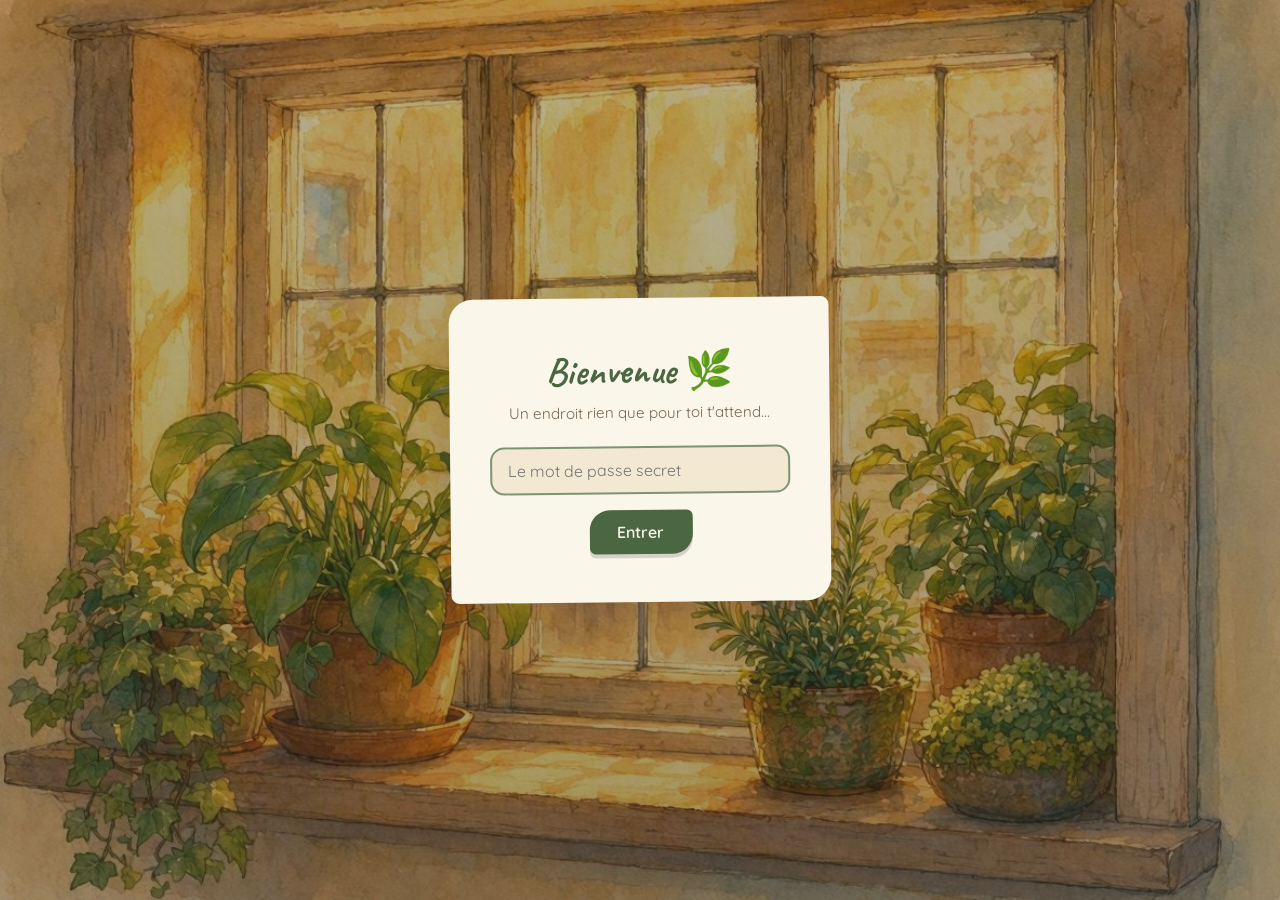
<file: index.html>
<!DOCTYPE html>
<html lang="fr">
<head>
<meta charset="UTF-8">
<meta name="viewport" content="width=device-width, initial-scale=1.0">
<title>Un petit coin rien qu'à toi</title>
<link rel="icon" href="images/favicon.png" type="image/png">
<link rel="stylesheet" href="style.css">
</head>
<body class="ecran-mdp">

  <div class="carte-mdp">
    <h1>Bienvenue 🌿</h1>
    <p class="soustitre">Un endroit rien que pour toi t'attend...</p>

    <input
      type="password"
      id="champ-mdp"
      placeholder="Le mot de passe secret"
      autocomplete="off"
    >
    <br>
    <button class="bouton" onclick="verifierMotDePasse()">Entrer</button>

    <p id="message-erreur" class="cachee">Ce n'est pas tout à fait ça... réessaie 🌧️</p>
  </div>

<script>
  // Le mot de passe attendu. Change-le ici si un jour tu veux le modifier.
  const MOT_DE_PASSE_ATTENDU = "Maxou";

  function verifierMotDePasse() {
    const saisie = document.getElementById('champ-mdp').value;
    const messageErreur = document.getElementById('message-erreur');

    if (saisie === MOT_DE_PASSE_ATTENDU) {
      // Mot de passe correct : on regarde si c'est déjà venue ou non
      const dejaVuIntro = localStorage.getItem('introVideoVue');

      if (dejaVuIntro === 'true') {
        // Déjà venue -> on saute directement au QG
        window.location.href = 'qg.html';
      } else {
        // Première visite -> on passe par la vidéo d'abord
        window.location.href = 'video.html';
      }
    } else {
      messageErreur.classList.remove('cachee');
    }
  }

  // Permet de valider avec la touche Entrée, pas seulement le bouton
  document.getElementById('champ-mdp').addEventListener('keyup', function(evenement) {
    if (evenement.key === 'Enter') {
      verifierMotDePasse();
    }
  });
</script>

</body>
</html>
</file>
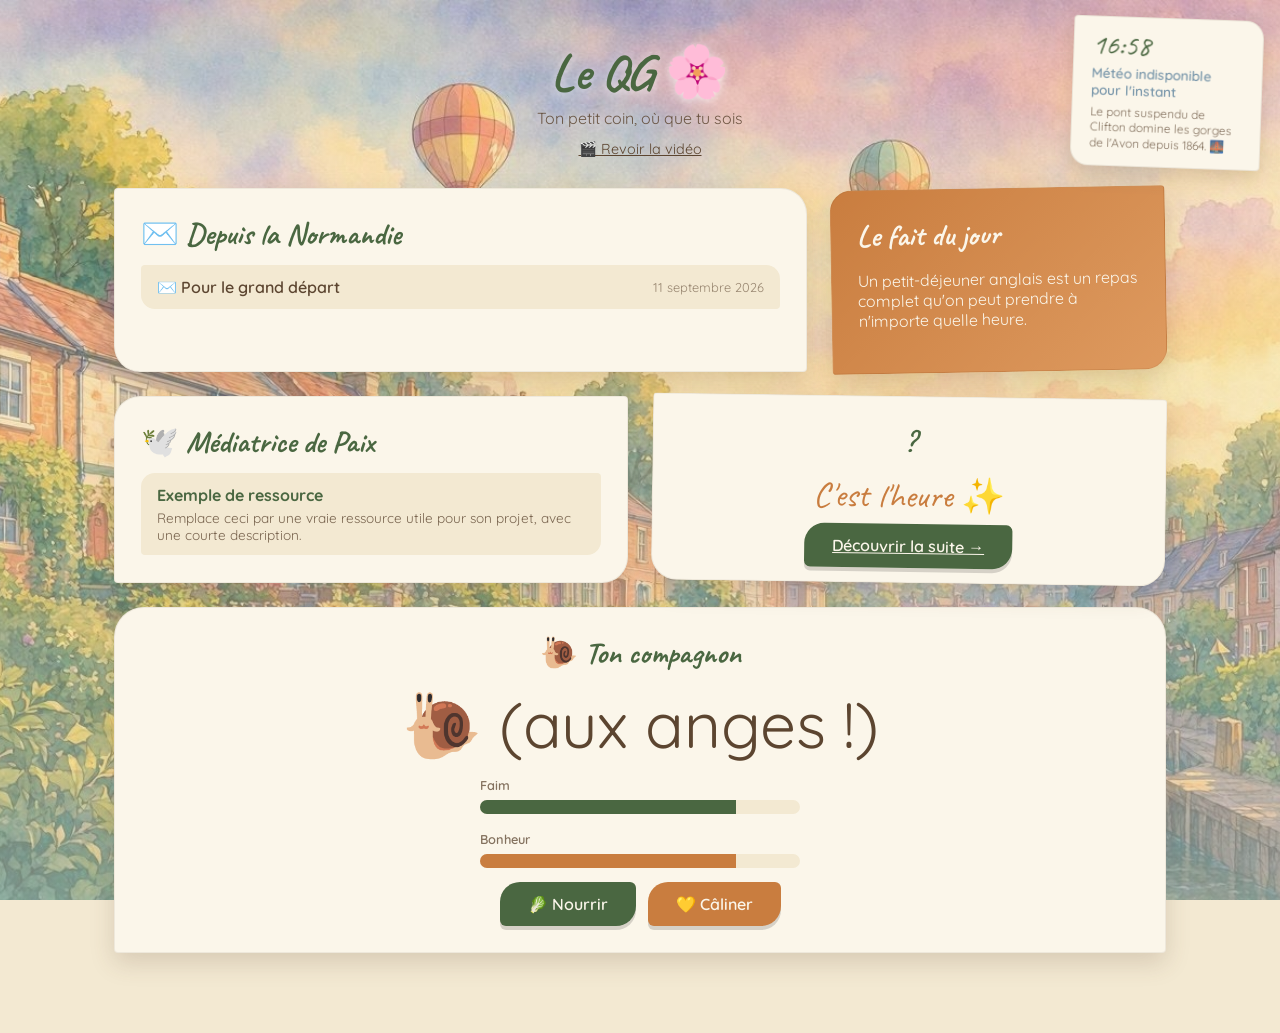
<file: qg.html>
<!DOCTYPE html>
<html lang="fr">
<head>
<meta charset="UTF-8">
<meta name="viewport" content="width=device-width, initial-scale=1.0">
<title>Le QG</title>
<link rel="icon" href="images/favicon.png" type="image/png">
<link rel="stylesheet" href="style.css">
</head>
<body class="qg-body">

  <!-- ===== Dashboard chill, épinglé dans le coin ===== -->
  <div class="dashboard-coin">
    <div class="horloge" id="horloge">--:--</div>
    <div class="meteo" id="meteo-affichage">Météo de Bristol...</div>
    <div class="fait-bristol" id="fait-bristol"></div>
  </div>

  <!-- ===== En-tête ===== -->
  <header class="qg-header">
    <h1>Le QG 🌸</h1>
    <p>Ton petit coin, où que tu sois</p>
    <a class="lien-revoir-video" href="video.html">🎬 Revoir la vidéo</a>
  </header>

  <!-- ===== Grille des sections ===== -->
  <main class="qg-grille">

    <!-- Boîte aux lettres -->
    <section class="carte carte-lettres">
      <h2>✉️ Depuis la Normandie</h2>
      <div class="liste-lettres" id="liste-lettres"></div>
    </section>

    <!-- Blague du jour -->
    <section class="carte carte-blague">
      <h2>Le fait du jour</h2>
      <p id="blague-du-jour">Chargement...</p>
    </section>

    <!-- Médiatrice de Paix -->
    <section class="carte carte-mediatrice">
      <h2>🕊️ Médiatrice de Paix</h2>
      <div class="liste-ressources" id="liste-ressources"></div>
    </section>

    <!-- Compte à rebours mystère -->
    <section class="carte carte-countdown">
      <h2>?</h2>
      <div id="countdown-affichage">--</div>
      <a href="#" id="lien-avent" class="bouton lien-avent verrouille">🔒 Encore un peu de patience</a>
    </section>

    <!-- Escargot Tamagotchi -->
    <section class="carte carte-escargot">
      <h2>🐌 Ton compagnon</h2>
      <div class="escargot-visuel" id="escargot-visage">🐌</div>
      <div class="stats-escargot">
        <label>Faim</label>
        <div class="barre-fond"><div class="barre-remplissage" id="barre-faim" style="width:80%"></div></div>
        <label>Bonheur</label>
        <div class="barre-fond"><div class="barre-remplissage bonheur" id="barre-bonheur" style="width:80%"></div></div>
      </div>
      <div class="boutons-escargot">
        <button class="bouton" onclick="nourrirEscargot()">🥬 Nourrir</button>
        <button class="bouton secondaire" onclick="caresserEscargot()">💛 Câliner</button>
      </div>
    </section>

  </main>

  <!-- ===== Modal pour lire une lettre ===== -->
  <div class="modal-fond" id="modal-lettre">
    <div class="modal-lettre-papier">
      <h3 id="modal-lettre-titre"></h3>
      <div class="modal-date" id="modal-lettre-date"></div>
      <div class="modal-contenu" id="modal-lettre-contenu"></div>
      <button class="bouton modal-fermer" onclick="fermerLettre()">Fermer</button>
    </div>
  </div>

  <script src="qg.js"></script>
</body>
</html>
</file>
<file: style.css>
/* =====================================================
   STYLE.CSS — utilisé par index.html, video.html et qg.html
   Palette "Ghibli chaleureux" :
   - créme-papier   : fond principal, papier ancien
   - vert-mousse    : accent principal (nature, calme)
   - brun-terre     : texte, contours
   - ocre-chaud     : accent secondaire (soleil, chaleur)
   - bleu-brume     : accent tertiaire (météo, ciel)
   ===================================================== */

@import url('https://fonts.googleapis.com/css2?family=Caveat:wght@600;700&family=Quicksand:wght@400;500;600;700&display=swap');

:root {
  --creme-papier: #F3E9D2;
  --creme-clair: #FBF6EA;
  --vert-mousse: #4A6741;
  --vert-clair: #7C9473;
  --brun-terre: #5C4530;
  --ocre-chaud: #C97D3F;
  --bleu-brume: #7C99AC;
  --ombre-douce: rgba(92, 69, 48, 0.18);
  --font-titre: 'Caveat', cursive;
  --font-texte: 'Quicksand', sans-serif;
}

* {
  box-sizing: border-box;
}

body {
  margin: 0;
  font-family: var(--font-texte);
  color: var(--brun-terre);
  background-color: var(--creme-papier);
  min-height: 100vh;
}

a {
  color: var(--vert-mousse);
}

/* Bouton générique réutilisé partout : forme organique, pas de gris SaaS */
.bouton {
  font-family: var(--font-texte);
  font-weight: 600;
  font-size: 1rem;
  padding: 12px 28px;
  border: none;
  border-radius: 20px 6px 20px 6px; /* forme légèrement irrégulière, pas un rectangle SaaS parfait */
  background: var(--vert-mousse);
  color: var(--creme-clair);
  cursor: pointer;
  box-shadow: 0 4px 0 rgba(0,0,0,0.15);
  transition: transform 0.15s ease;
}
.bouton:hover {
  transform: translateY(-2px);
}
.bouton:active {
  transform: translateY(1px);
  box-shadow: 0 2px 0 rgba(0,0,0,0.15);
}
.bouton.secondaire {
  background: var(--ocre-chaud);
}
.bouton:disabled {
  background: #B8AE9C;
  cursor: not-allowed;
  box-shadow: none;
}

.cachee {
  display: none !important;
}

/* ============ PAGE : index.html (mot de passe) ============ */

.ecran-mdp {
  min-height: 100vh;
  display: flex;
  align-items: center;
  justify-content: center;
  background-image: linear-gradient(rgba(60, 45, 30, 0.35), rgba(60, 45, 30, 0.45)), url('images/bg-password.jpg');
  background-size: cover;
  background-position: center;
  padding: 20px;
}

.carte-mdp {
  background: var(--creme-clair);
  padding: 48px 40px;
  border-radius: 24px 8px 24px 8px;
  text-align: center;
  max-width: 380px;
  width: 100%;
  box-shadow: 0 12px 30px var(--ombre-douce);
  transform: rotate(-0.6deg);
}

.carte-mdp h1 {
  font-family: var(--font-titre);
  font-size: 2.4rem;
  color: var(--vert-mousse);
  margin: 0 0 8px;
}

.carte-mdp p.soustitre {
  margin: 0 0 24px;
  font-size: 0.95rem;
  color: var(--brun-terre);
  opacity: 0.8;
}

.carte-mdp input {
  width: 100%;
  padding: 12px 16px;
  border-radius: 14px;
  border: 2px solid var(--vert-clair);
  font-family: var(--font-texte);
  font-size: 1rem;
  margin-bottom: 16px;
  background: var(--creme-papier);
  color: var(--brun-terre);
}

.carte-mdp input:focus {
  outline: 3px solid var(--ocre-chaud);
  outline-offset: 1px;
}

#message-erreur {
  color: #A23E2E;
  font-size: 0.9rem;
  margin-top: 14px;
}

/* ============ PAGE : video.html ============ */

.ecran-video {
  min-height: 100vh;
  background: #2B2018;
  display: flex;
  flex-direction: column;
  align-items: center;
  justify-content: center;
  padding: 20px;
  text-align: center;
}

.ecran-video video {
  max-width: 92%;
  max-height: 75vh;
  border-radius: 16px;
  box-shadow: 0 0 50px rgba(0,0,0,0.6);
}

.ecran-video p {
  color: var(--creme-clair);
  font-family: var(--font-titre);
  font-size: 1.6rem;
  margin-top: 20px;
}

#bouton-continuer {
  margin-top: 20px;
}

/* ============ PAGE : qg.html ============ */

.qg-body {
  background-image: linear-gradient(rgba(243,233,210,0.2), rgba(243,233,210,0.5)), url('images/bg-qg.jpg');
  background-size: cover;
  background-attachment: fixed;
  background-position: center;
}

.qg-header {
  text-align: center;
  padding: 40px 20px 10px;
}

.qg-header h1 {
  font-family: var(--font-titre);
  font-size: 3.2rem;
  color: var(--vert-mousse);
  margin: 0;
  text-shadow: 0 2px 10px rgba(255,255,255,0.7);
}

.qg-header p {
  margin: 4px 0 0;
  opacity: 0.85;
  text-shadow: 0 1px 6px rgba(255,255,255,0.6);
}

.lien-revoir-video {
  display: inline-block;
  margin-top: 12px;
  font-size: 0.9rem;
  color: var(--brun-terre);
  text-decoration: underline;
  cursor: pointer;
}

/* Dashboard : petit panneau "épinglé" dans le coin, pas une carte SaaS classique */
.dashboard-coin {
  position: fixed;
  top: 18px;
  right: 18px;
  background: var(--creme-clair);
  border-radius: 4px 18px 4px 18px;
  padding: 14px 18px;
  box-shadow: 0 8px 20px var(--ombre-douce);
  transform: rotate(2deg);
  z-index: 50;
  max-width: 190px;
  font-size: 0.85rem;
  border: 1px solid rgba(92,69,48,0.1);
}

.dashboard-coin .horloge {
  font-family: var(--font-titre);
  font-size: 1.8rem;
  color: var(--vert-mousse);
  line-height: 1;
  margin-bottom: 4px;
}

.dashboard-coin .meteo {
  color: var(--bleu-brume);
  font-weight: 600;
  margin: 4px 0;
}

.dashboard-coin .fait-bristol {
  font-size: 0.75rem;
  opacity: 0.75;
  margin-top: 6px;
  line-height: 1.3;
}

@media (max-width: 640px) {
  .dashboard-coin {
    position: static;
    margin: 16px auto;
    transform: none;
    max-width: 320px;
    text-align: center;
  }
}

/* Grille principale du QG : tailles volontairement inégales, pas uniformes */
.qg-grille {
  display: grid;
  grid-template-columns: repeat(6, 1fr);
  gap: 24px;
  max-width: 1100px;
  margin: 20px auto 80px;
  padding: 0 24px;
}

.carte {
  background: var(--creme-clair);
  padding: 26px;
  box-shadow: 0 10px 24px var(--ombre-douce);
  border: 1px solid rgba(92,69,48,0.08);
}

.carte h2 {
  font-family: var(--font-titre);
  font-size: 1.9rem;
  margin: 0 0 12px;
  color: var(--vert-mousse);
}

/* Chaque section a sa propre forme / position, comme des objets posés sur un bureau */

.carte-lettres {
  grid-column: span 4;
  border-radius: 4px 26px 4px 26px;
}

.carte-blague {
  grid-column: span 2;
  border-radius: 22px 4px 22px 4px;
  background: linear-gradient(135deg, var(--ocre-chaud), #DE9A5F);
  color: var(--creme-clair);
  transform: rotate(-1deg);
}
.carte-blague h2 { color: var(--creme-clair); }

.carte-mediatrice {
  grid-column: span 3;
  border-radius: 26px 4px 26px 4px;
}

.carte-countdown {
  grid-column: span 3;
  border-radius: 4px 4px 26px 26px;
  text-align: center;
  transform: rotate(0.8deg);
}

.carte-escargot {
  grid-column: span 6;
  border-radius: 30px 30px 4px 4px;
  text-align: center;
}

@media (max-width: 800px) {
  .qg-grille {
    grid-template-columns: 1fr;
  }
  .carte-lettres, .carte-blague, .carte-mediatrice, .carte-countdown, .carte-escargot {
    grid-column: span 1;
    transform: none;
  }
}

/* --- Boîte aux lettres --- */
.liste-lettres {
  display: flex;
  flex-direction: column;
  gap: 8px;
}

.lettre-item {
  display: flex;
  justify-content: space-between;
  align-items: center;
  background: var(--creme-papier);
  padding: 12px 16px;
  border-radius: 4px 14px 4px 14px;
  cursor: pointer;
  transition: background 0.15s ease;
}
.lettre-item:hover {
  background: #ECE0C4;
}
.lettre-titre {
  font-weight: 600;
}
.lettre-date {
  font-size: 0.8rem;
  opacity: 0.6;
}

.modal-fond {
  display: none;
  position: fixed;
  inset: 0;
  background: rgba(43,32,24,0.55);
  align-items: center;
  justify-content: center;
  z-index: 100;
  padding: 20px;
}
.modal-fond.visible {
  display: flex;
}
.modal-lettre-papier {
  background: var(--creme-clair);
  background-image: repeating-linear-gradient(rgba(92,69,48,0.04) 0 1px, transparent 1px 32px);
  max-width: 480px;
  width: 100%;
  padding: 36px;
  border-radius: 4px 24px 4px 24px;
  box-shadow: 0 20px 60px rgba(0,0,0,0.4);
  max-height: 80vh;
  overflow-y: auto;
}
.modal-lettre-papier h3 {
  font-family: var(--font-titre);
  font-size: 2rem;
  margin: 0 0 4px;
  color: var(--vert-mousse);
}
.modal-lettre-papier .modal-date {
  font-size: 0.8rem;
  opacity: 0.6;
  margin-bottom: 18px;
}
.modal-lettre-papier .modal-contenu {
  white-space: pre-wrap;
  line-height: 1.6;
}
.modal-fermer {
  margin-top: 24px;
}

/* --- Médiatrice de Paix --- */
.liste-ressources {
  display: flex;
  flex-direction: column;
  gap: 10px;
}
.ressource-item {
  display: block;
  background: var(--creme-papier);
  padding: 12px 16px;
  border-radius: 14px 4px 14px 4px;
  text-decoration: none;
  color: var(--brun-terre);
}
.ressource-item strong {
  color: var(--vert-mousse);
}
.ressource-item p {
  margin: 4px 0 0;
  font-size: 0.85rem;
  opacity: 0.8;
}

/* --- Compte à rebours --- */
#countdown-affichage {
  font-family: var(--font-titre);
  font-size: 2.2rem;
  color: var(--ocre-chaud);
  margin: 10px 0 18px;
}
.lien-avent.verrouille {
  pointer-events: none;
  opacity: 0.5;
}

/* --- Escargot Tamagotchi --- */
.escargot-visuel {
  font-size: 4rem;
  margin: 10px 0;
}
.barre-fond {
  background: var(--creme-papier);
  border-radius: 20px;
  height: 14px;
  overflow: hidden;
  margin: 6px 0 14px;
}
.barre-remplissage {
  height: 100%;
  background: var(--vert-mousse);
  transition: width 0.4s ease;
}
.barre-remplissage.bonheur {
  background: var(--ocre-chaud);
}
.stats-escargot {
  max-width: 320px;
  margin: 0 auto;
  text-align: left;
}
.stats-escargot label {
  font-size: 0.8rem;
  font-weight: 600;
  opacity: 0.75;
}
.boutons-escargot {
  display: flex;
  gap: 12px;
  justify-content: center;
  margin-top: 12px;
}
</file>
